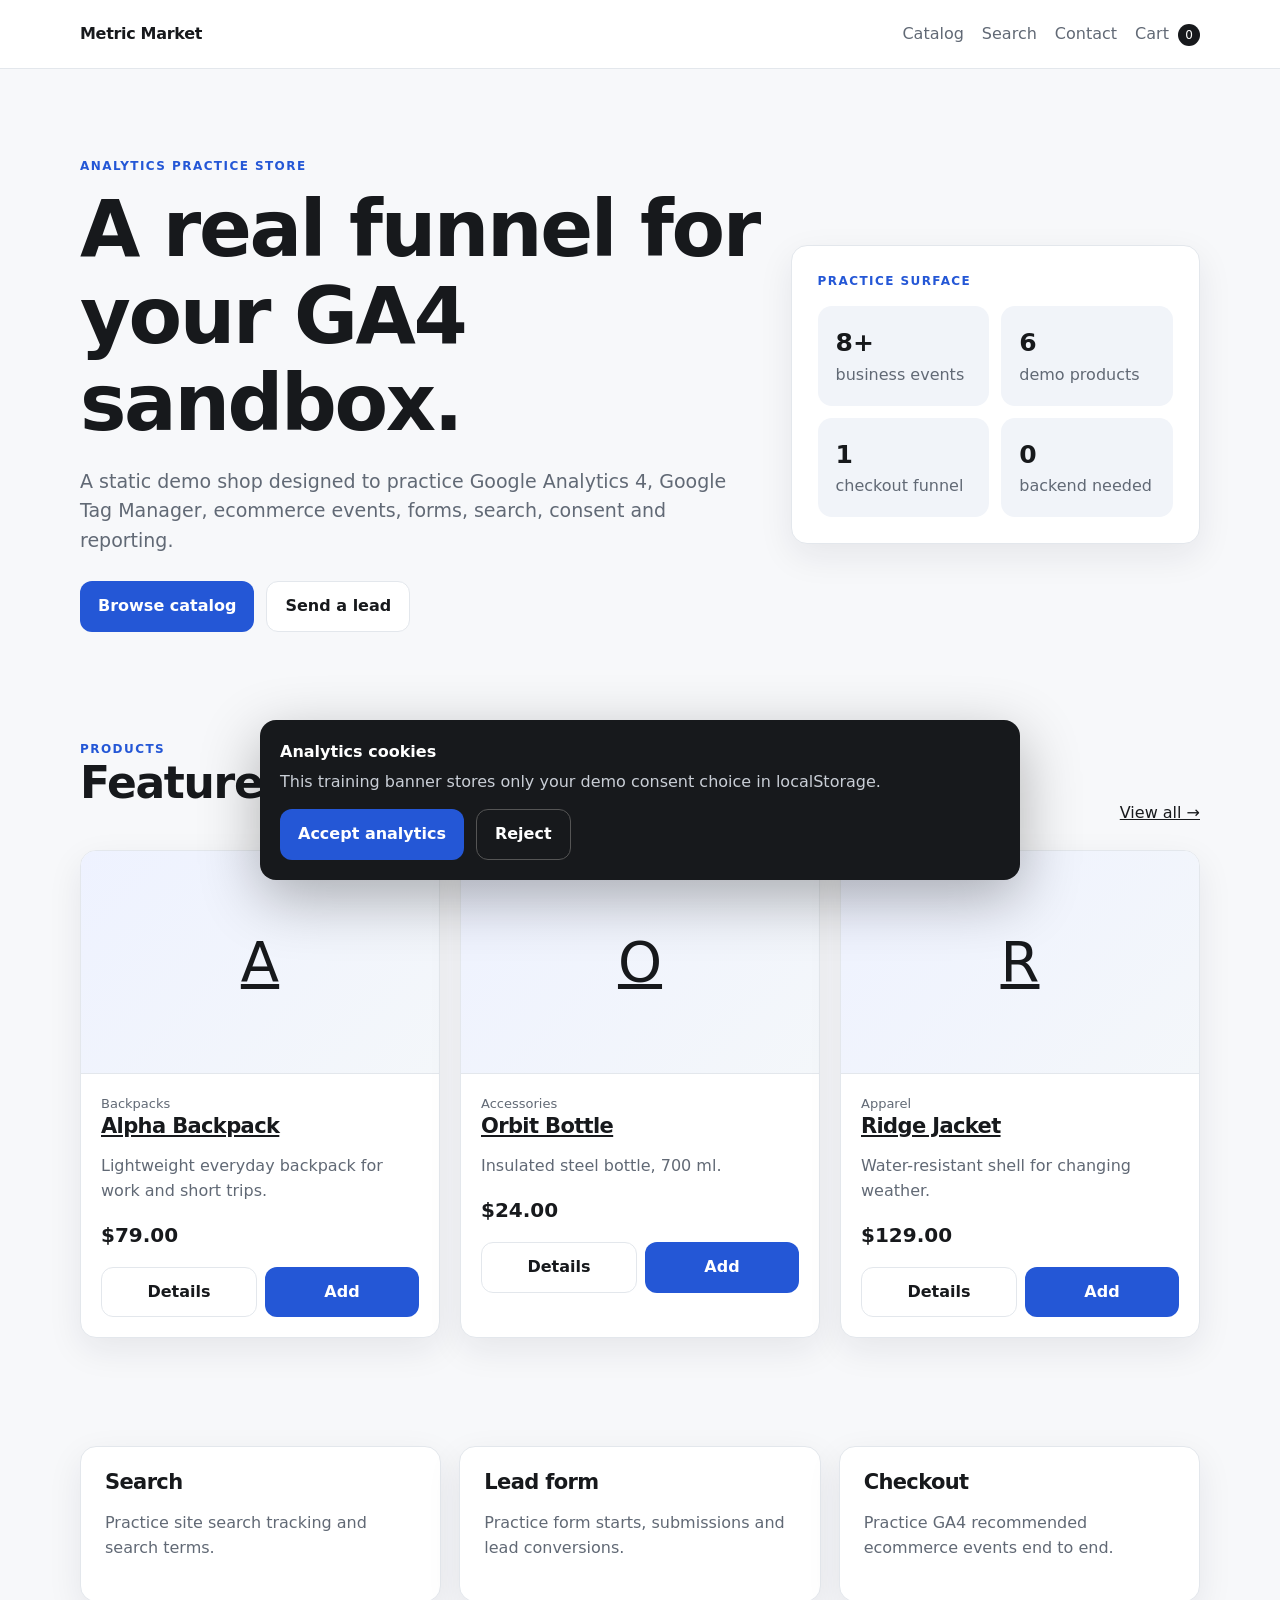
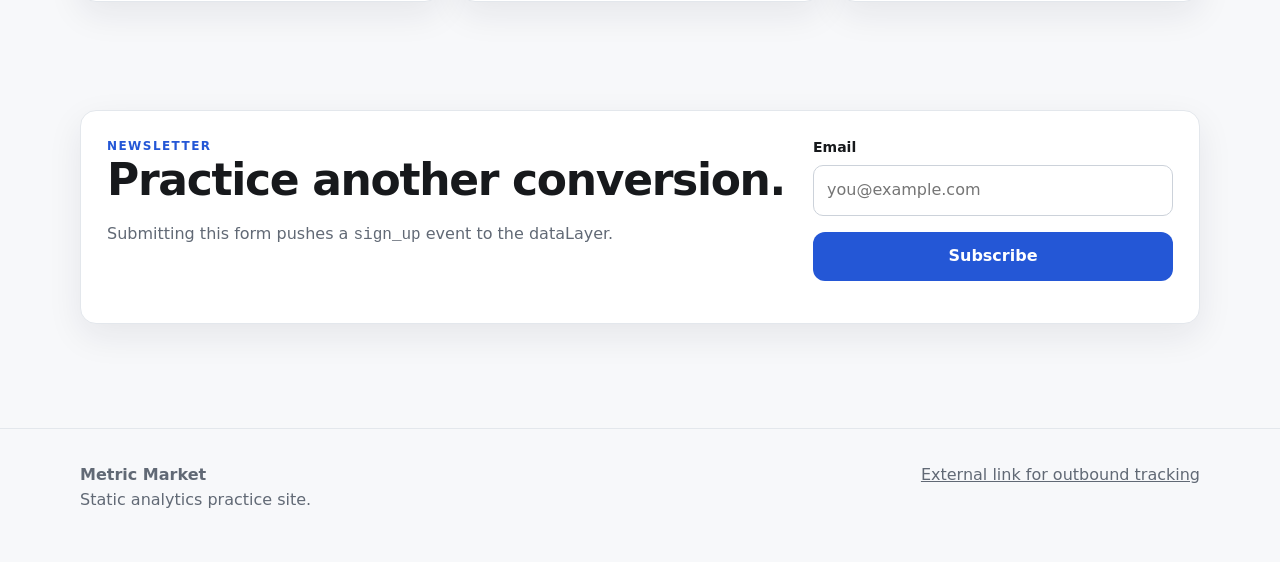
<file: index.html>
<!doctype html>
<html lang="en">
<head>
  <!-- Google Tag Manager -->
  <script>(function(w,d,s,l,i){w[l]=w[l]||[];w[l].push({'gtm.start':
  new Date().getTime(),event:'gtm.js'});var f=d.getElementsByTagName(s)[0],
  j=d.createElement(s),dl=l!='dataLayer'?'&l='+l:'';j.async=true;j.src=
  'https://www.googletagmanager.com/gtm.js?id='+i+dl;f.parentNode.insertBefore(j,f);
  })(window,document,'script','dataLayer','GTM-5Q2P8R3V');</script>
  <!-- End Google Tag Manager -->
  <meta charset="utf-8">
  <meta name="viewport" content="width=device-width,initial-scale=1">
  <meta name="description" content="GA4 and GTM practice website">
  <title>Metric Market | GA4 Practice Site</title>
  <link rel="stylesheet" href="styles.css">
</head>
<body data-page-type="home">
  <!-- Google Tag Manager (noscript) -->
  <noscript><iframe src="https://www.googletagmanager.com/ns.html?id=GTM-5Q2P8R3V"
  height="0" width="0" style="display:none;visibility:hidden"></iframe></noscript>
  <!-- End Google Tag Manager (noscript) -->


<header class="site-header">
  <div class="container nav">
    <a class="brand" href="index.html">Metric Market</a>
    <nav class="nav-links" aria-label="Main navigation">
      <a href="catalog.html">Catalog</a>
      <a href="search.html">Search</a>
      <a href="contact.html">Contact</a>
      <a href="cart.html">Cart <span class="cart-badge" data-cart-count>0</span></a>
    </nav>
  </div>
</header>

<main>
<section class="hero">
  <div class="container hero-grid">
    <div>
      <div class="eyebrow">Analytics practice store</div>
      <h1>A real funnel for your GA4 sandbox.</h1>
      <p class="lead">A static demo shop designed to practice Google Analytics 4, Google Tag Manager, ecommerce events, forms, search, consent and reporting.</p>
      <div class="actions">
        <a class="btn btn-primary" href="catalog.html" id="hero-catalog">Browse catalog</a>
        <a class="btn btn-secondary" href="contact.html" id="hero-contact">Send a lead</a>
      </div>
    </div>
    <aside class="panel">
      <div class="eyebrow">Practice surface</div>
      <div class="kpi-grid" style="margin-top:16px">
        <div class="kpi"><strong>8+</strong><span class="muted">business events</span></div>
        <div class="kpi"><strong>6</strong><span class="muted">demo products</span></div>
        <div class="kpi"><strong>1</strong><span class="muted">checkout funnel</span></div>
        <div class="kpi"><strong>0</strong><span class="muted">backend needed</span></div>
      </div>
    </aside>
  </div>
</section>

<section class="section">
  <div class="container">
    <div class="section-head">
      <div><div class="eyebrow">Products</div><h2>Featured items</h2></div>
      <a href="catalog.html">View all →</a>
    </div>
    <div class="grid" data-featured-grid></div>
  </div>
</section>

<section class="section">
  <div class="container">
    <div class="feature-grid">
      <div class="panel feature"><h3>Search</h3><p class="muted">Practice site search tracking and search terms.</p></div>
      <div class="panel feature"><h3>Lead form</h3><p class="muted">Practice form starts, submissions and lead conversions.</p></div>
      <div class="panel feature"><h3>Checkout</h3><p class="muted">Practice GA4 recommended ecommerce events end to end.</p></div>
    </div>
  </div>
</section>

<section class="section">
  <div class="container panel">
    <div class="layout-2">
      <div>
        <div class="eyebrow">Newsletter</div>
        <h2>Practice another conversion.</h2>
        <p class="muted">Submitting this form pushes a <code>sign_up</code> event to the dataLayer.</p>
      </div>
      <form class="form" data-newsletter>
        <div class="field"><label for="email-home">Email</label><input id="email-home" type="email" required placeholder="you@example.com"></div>
        <button class="btn btn-primary">Subscribe</button>
        <span class="success" data-newsletter-status></span>
      </form>
    </div>
  </div>
</section>
</main>

<footer class="footer">
  <div class="container footer-inner">
    <div><strong>Metric Market</strong><br><span>Static analytics practice site.</span></div>
    <div><a data-outbound href="https://github.com/" target="_blank" rel="noopener">External link for outbound tracking</a></div>
  </div>
</footer>
<div class="cookie" data-cookie-banner hidden>
  <strong>Analytics cookies</strong>
  <div style="margin-top:6px;color:#c9ced6">This training banner stores only your demo consent choice in localStorage.</div>
  <div class="actions">
    <button class="btn btn-primary" data-consent="accepted">Accept analytics</button>
    <button class="btn btn-secondary" data-consent="rejected">Reject</button>
  </div>
</div>
<script src="app.js"></script>

</body>
</html>
</file>
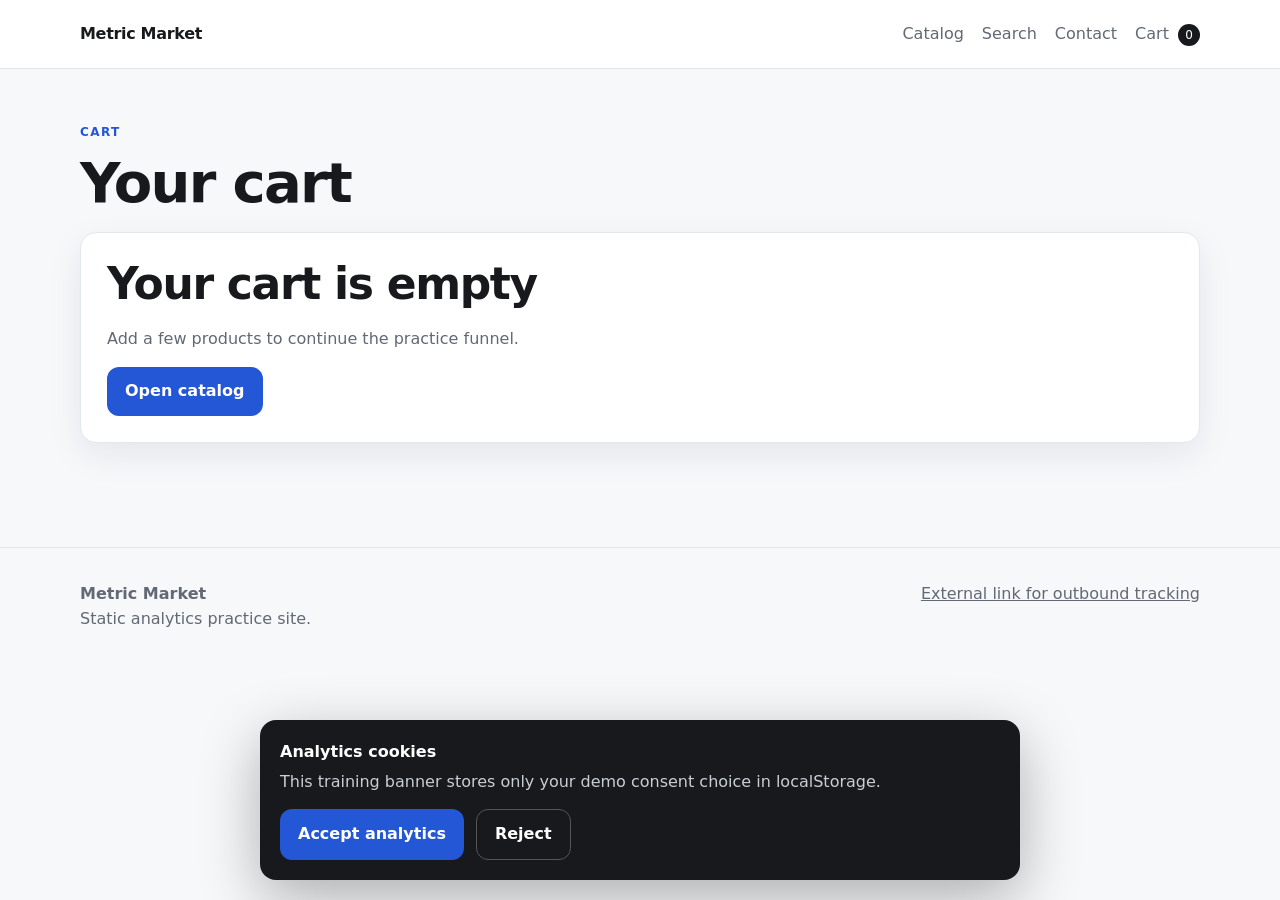
<file: cart.html>
<!doctype html>
<html lang="en">
<head>
  <!-- Google Tag Manager -->
  <script>(function(w,d,s,l,i){w[l]=w[l]||[];w[l].push({'gtm.start':
  new Date().getTime(),event:'gtm.js'});var f=d.getElementsByTagName(s)[0],
  j=d.createElement(s),dl=l!='dataLayer'?'&l='+l:'';j.async=true;j.src=
  'https://www.googletagmanager.com/gtm.js?id='+i+dl;f.parentNode.insertBefore(j,f);
  })(window,document,'script','dataLayer','GTM-5Q2P8R3V');</script>
  <!-- End Google Tag Manager -->
  <meta charset="utf-8">
  <meta name="viewport" content="width=device-width,initial-scale=1">
  <meta name="description" content="GA4 and GTM practice website">
  <title>Cart | Metric Market</title>
  <link rel="stylesheet" href="styles.css">
</head>
<body data-page-type="cart">
  <!-- Google Tag Manager (noscript) -->
  <noscript><iframe src="https://www.googletagmanager.com/ns.html?id=GTM-5Q2P8R3V"
  height="0" width="0" style="display:none;visibility:hidden"></iframe></noscript>
  <!-- End Google Tag Manager (noscript) -->

<header class="site-header">
  <div class="container nav">
    <a class="brand" href="index.html">Metric Market</a>
    <nav class="nav-links" aria-label="Main navigation">
      <a href="catalog.html">Catalog</a>
      <a href="search.html">Search</a>
      <a href="contact.html">Contact</a>
      <a href="cart.html">Cart <span class="cart-badge" data-cart-count>0</span></a>
    </nav>
  </div>
</header>

<main>
<section class="section">
  <div class="container">
    <div class="eyebrow">Cart</div>
    <h1 style="font-size:56px">Your cart</h1>
    <div data-cart></div>
  </div>
</section>
</main>

<footer class="footer">
  <div class="container footer-inner">
    <div><strong>Metric Market</strong><br><span>Static analytics practice site.</span></div>
    <div><a data-outbound href="https://github.com/" target="_blank" rel="noopener">External link for outbound tracking</a></div>
  </div>
</footer>
<div class="cookie" data-cookie-banner hidden>
  <strong>Analytics cookies</strong>
  <div style="margin-top:6px;color:#c9ced6">This training banner stores only your demo consent choice in localStorage.</div>
  <div class="actions">
    <button class="btn btn-primary" data-consent="accepted">Accept analytics</button>
    <button class="btn btn-secondary" data-consent="rejected">Reject</button>
  </div>
</div>
<script src="app.js"></script>

</body>
</html>
</file>
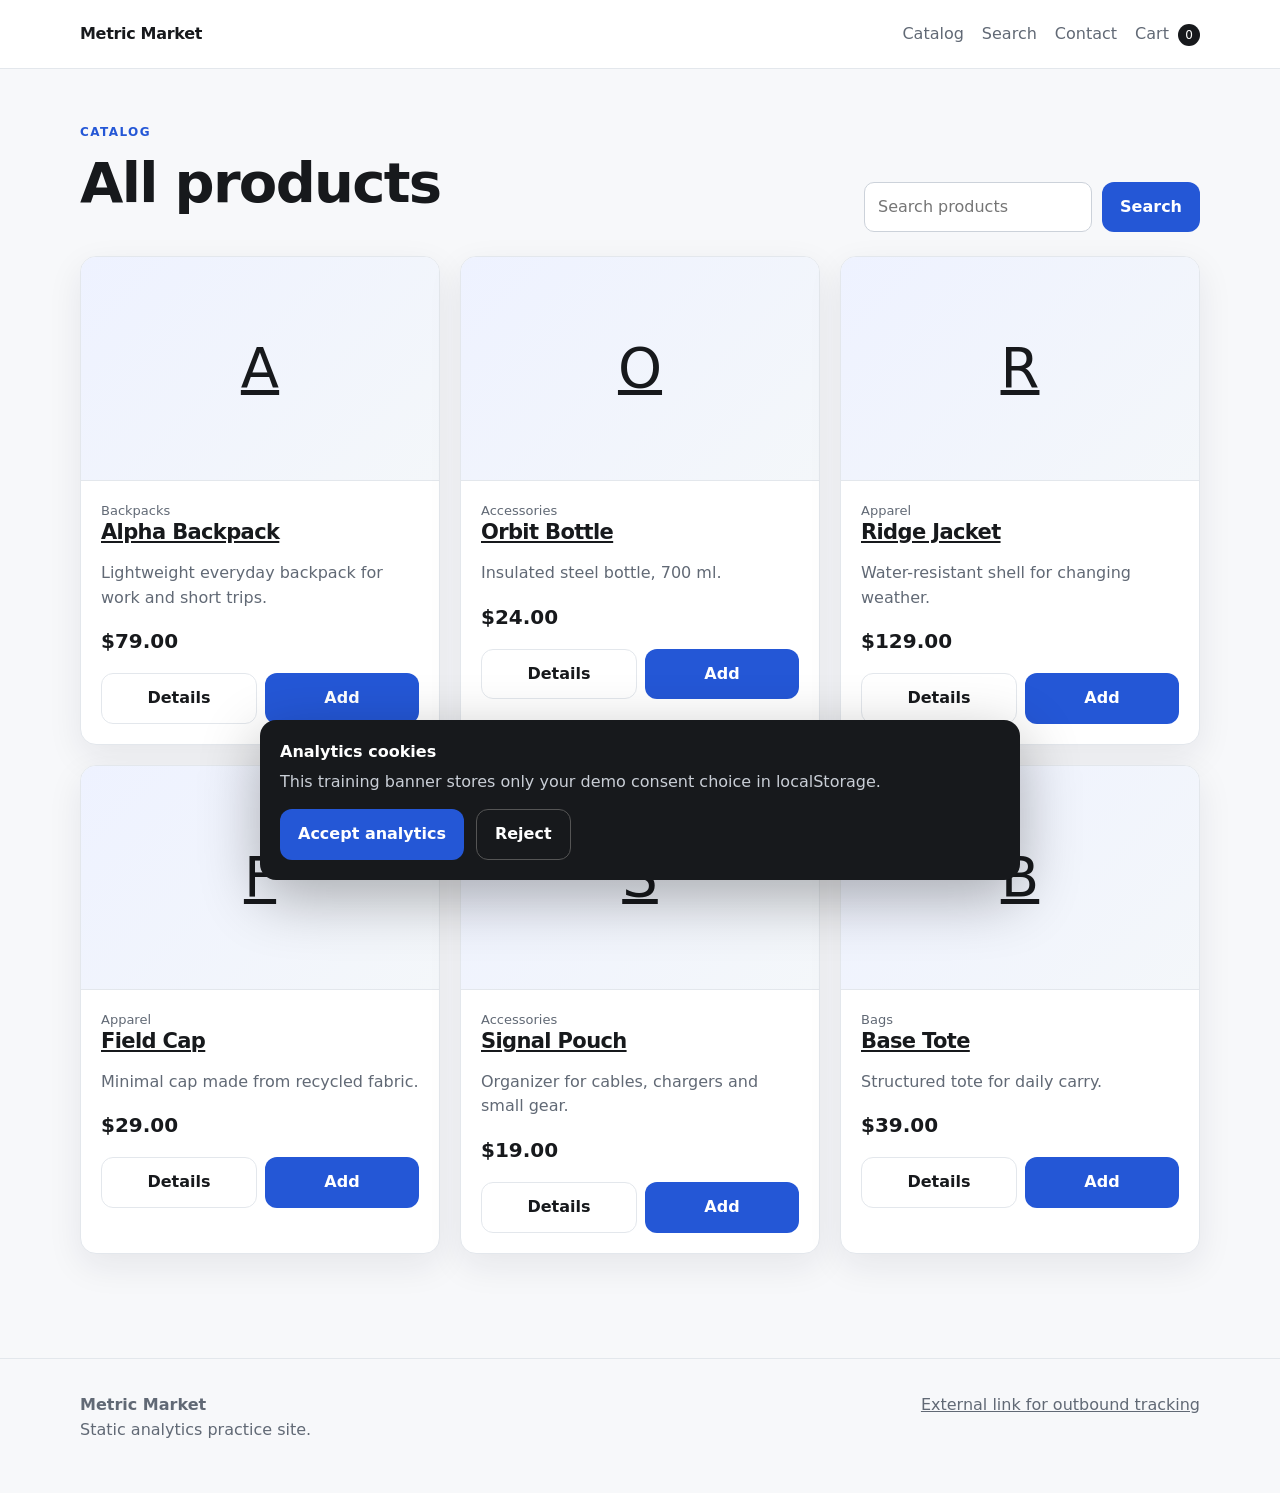
<file: catalog.html>
<!doctype html>
<html lang="en">
<head>
  <!-- Google Tag Manager -->
  <script>(function(w,d,s,l,i){w[l]=w[l]||[];w[l].push({'gtm.start':
  new Date().getTime(),event:'gtm.js'});var f=d.getElementsByTagName(s)[0],
  j=d.createElement(s),dl=l!='dataLayer'?'&l='+l:'';j.async=true;j.src=
  'https://www.googletagmanager.com/gtm.js?id='+i+dl;f.parentNode.insertBefore(j,f);
  })(window,document,'script','dataLayer','GTM-5Q2P8R3V');</script>
  <!-- End Google Tag Manager -->
  <meta charset="utf-8">
  <meta name="viewport" content="width=device-width,initial-scale=1">
  <meta name="description" content="GA4 and GTM practice website">
  <title>Catalog | Metric Market</title>
  <link rel="stylesheet" href="styles.css">
</head>
<body data-page-type="catalog">
  <!-- Google Tag Manager (noscript) -->
  <noscript><iframe src="https://www.googletagmanager.com/ns.html?id=GTM-5Q2P8R3V"
  height="0" width="0" style="display:none;visibility:hidden"></iframe></noscript>
  <!-- End Google Tag Manager (noscript) -->


<header class="site-header">
  <div class="container nav">
    <a class="brand" href="index.html">Metric Market</a>
    <nav class="nav-links" aria-label="Main navigation">
      <a href="catalog.html">Catalog</a>
      <a href="search.html">Search</a>
      <a href="contact.html">Contact</a>
      <a href="cart.html">Cart <span class="cart-badge" data-cart-count>0</span></a>
    </nav>
  </div>
</header>

<main>
<section class="section">
  <div class="container">
    <div class="section-head">
      <div><div class="eyebrow">Catalog</div><h1 style="font-size:56px">All products</h1></div>
      <form action="search.html" method="get" class="search-box">
        <input name="q" aria-label="Search products" placeholder="Search products">
        <button class="btn btn-primary">Search</button>
      </form>
    </div>
    <div class="grid" data-product-grid></div>
  </div>
</section>
</main>

<footer class="footer">
  <div class="container footer-inner">
    <div><strong>Metric Market</strong><br><span>Static analytics practice site.</span></div>
    <div><a data-outbound href="https://github.com/" target="_blank" rel="noopener">External link for outbound tracking</a></div>
  </div>
</footer>
<div class="cookie" data-cookie-banner hidden>
  <strong>Analytics cookies</strong>
  <div style="margin-top:6px;color:#c9ced6">This training banner stores only your demo consent choice in localStorage.</div>
  <div class="actions">
    <button class="btn btn-primary" data-consent="accepted">Accept analytics</button>
    <button class="btn btn-secondary" data-consent="rejected">Reject</button>
  </div>
</div>
<script src="app.js"></script>

</body>
</html>
</file>
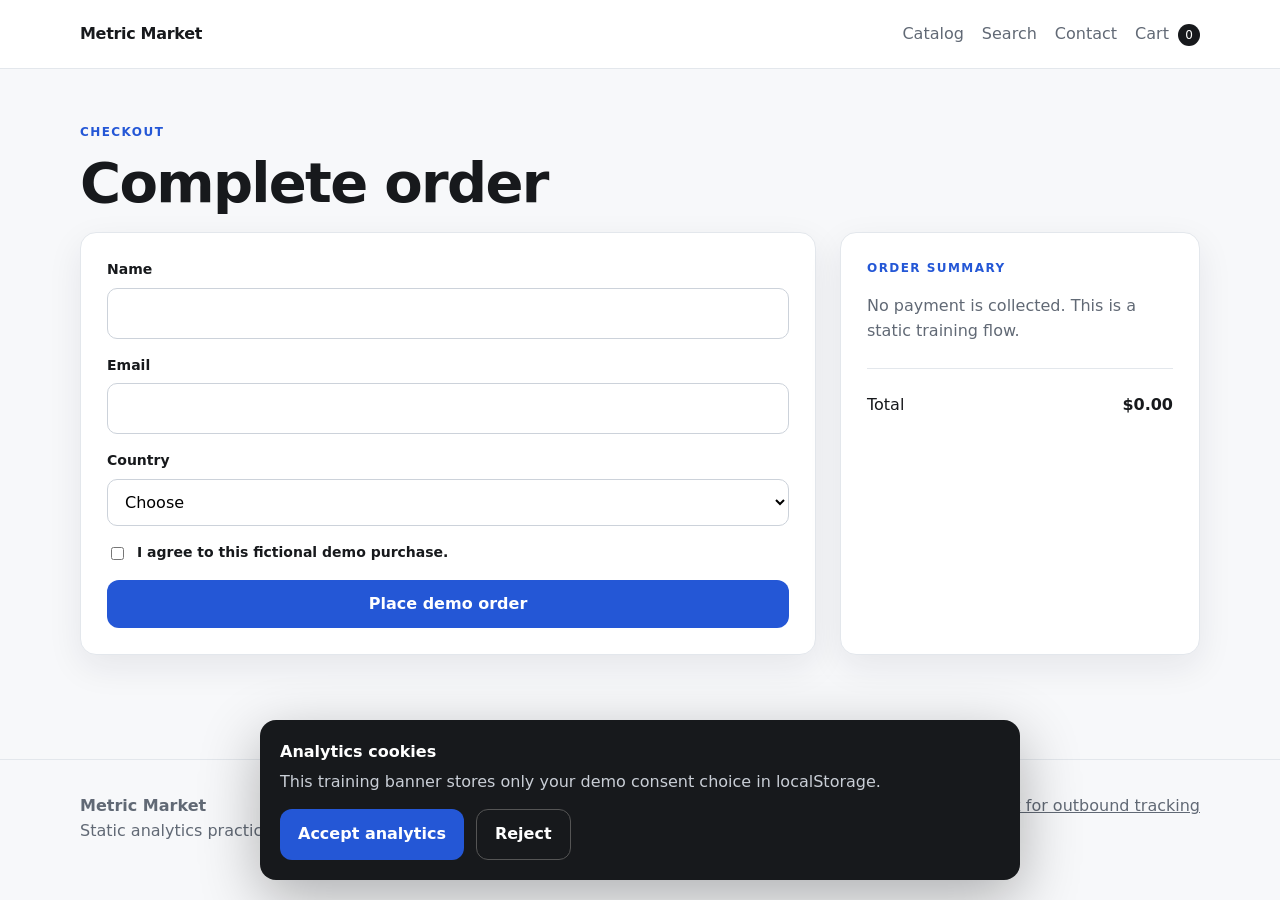
<file: checkout.html>
<!doctype html>
<html lang="en">
<head>
  <!-- Google Tag Manager -->
  <script>(function(w,d,s,l,i){w[l]=w[l]||[];w[l].push({'gtm.start':
  new Date().getTime(),event:'gtm.js'});var f=d.getElementsByTagName(s)[0],
  j=d.createElement(s),dl=l!='dataLayer'?'&l='+l:'';j.async=true;j.src=
  'https://www.googletagmanager.com/gtm.js?id='+i+dl;f.parentNode.insertBefore(j,f);
  })(window,document,'script','dataLayer','GTM-5Q2P8R3V');</script>
  <!-- End Google Tag Manager -->
  <meta charset="utf-8">
  <meta name="viewport" content="width=device-width,initial-scale=1">
  <meta name="description" content="GA4 and GTM practice website">
  <title>Checkout | Metric Market</title>
  <link rel="stylesheet" href="styles.css">
</head>
<body data-page-type="checkout">
  <!-- Google Tag Manager (noscript) -->
  <noscript><iframe src="https://www.googletagmanager.com/ns.html?id=GTM-5Q2P8R3V"
  height="0" width="0" style="display:none;visibility:hidden"></iframe></noscript>
  <!-- End Google Tag Manager (noscript) -->

<header class="site-header">
  <div class="container nav">
    <a class="brand" href="index.html">Metric Market</a>
    <nav class="nav-links" aria-label="Main navigation">
      <a href="catalog.html">Catalog</a>
      <a href="search.html">Search</a>
      <a href="contact.html">Contact</a>
      <a href="cart.html">Cart <span class="cart-badge" data-cart-count>0</span></a>
    </nav>
  </div>
</header>

<main>
<section class="section">
  <div class="container">
    <div class="eyebrow">Checkout</div>
    <h1 style="font-size:56px">Complete order</h1>
    <div class="layout-2">
      <form class="panel form" data-checkout-form>
        <div class="field"><label for="name">Name</label><input id="name" name="name" autocomplete="name" required></div>
        <div class="field"><label for="email">Email</label><input id="email" name="email" type="email" autocomplete="email" required></div>
        <div class="field"><label for="country">Country</label>
          <select id="country" name="country" required>
            <option value="">Choose</option><option>Germany</option><option>Poland</option><option>United Kingdom</option><option>Other</option>
          </select>
        </div>
        <label style="display:flex;gap:10px;align-items:start"><input type="checkbox" name="terms" required style="width:auto;margin-top:5px"> I agree to this fictional demo purchase.</label>
        <button class="btn btn-primary">Place demo order</button>
      </form>
      <aside class="panel">
        <div class="eyebrow">Order summary</div>
        <p class="muted">No payment is collected. This is a static training flow.</p>
        <hr>
        <div style="display:flex;justify-content:space-between"><span>Total</span><strong data-checkout-total>$0.00</strong></div>
      </aside>
    </div>
  </div>
</section>
</main>

<footer class="footer">
  <div class="container footer-inner">
    <div><strong>Metric Market</strong><br><span>Static analytics practice site.</span></div>
    <div><a data-outbound href="https://github.com/" target="_blank" rel="noopener">External link for outbound tracking</a></div>
  </div>
</footer>
<div class="cookie" data-cookie-banner hidden>
  <strong>Analytics cookies</strong>
  <div style="margin-top:6px;color:#c9ced6">This training banner stores only your demo consent choice in localStorage.</div>
  <div class="actions">
    <button class="btn btn-primary" data-consent="accepted">Accept analytics</button>
    <button class="btn btn-secondary" data-consent="rejected">Reject</button>
  </div>
</div>
<script src="app.js"></script>

</body>
</html>
</file>
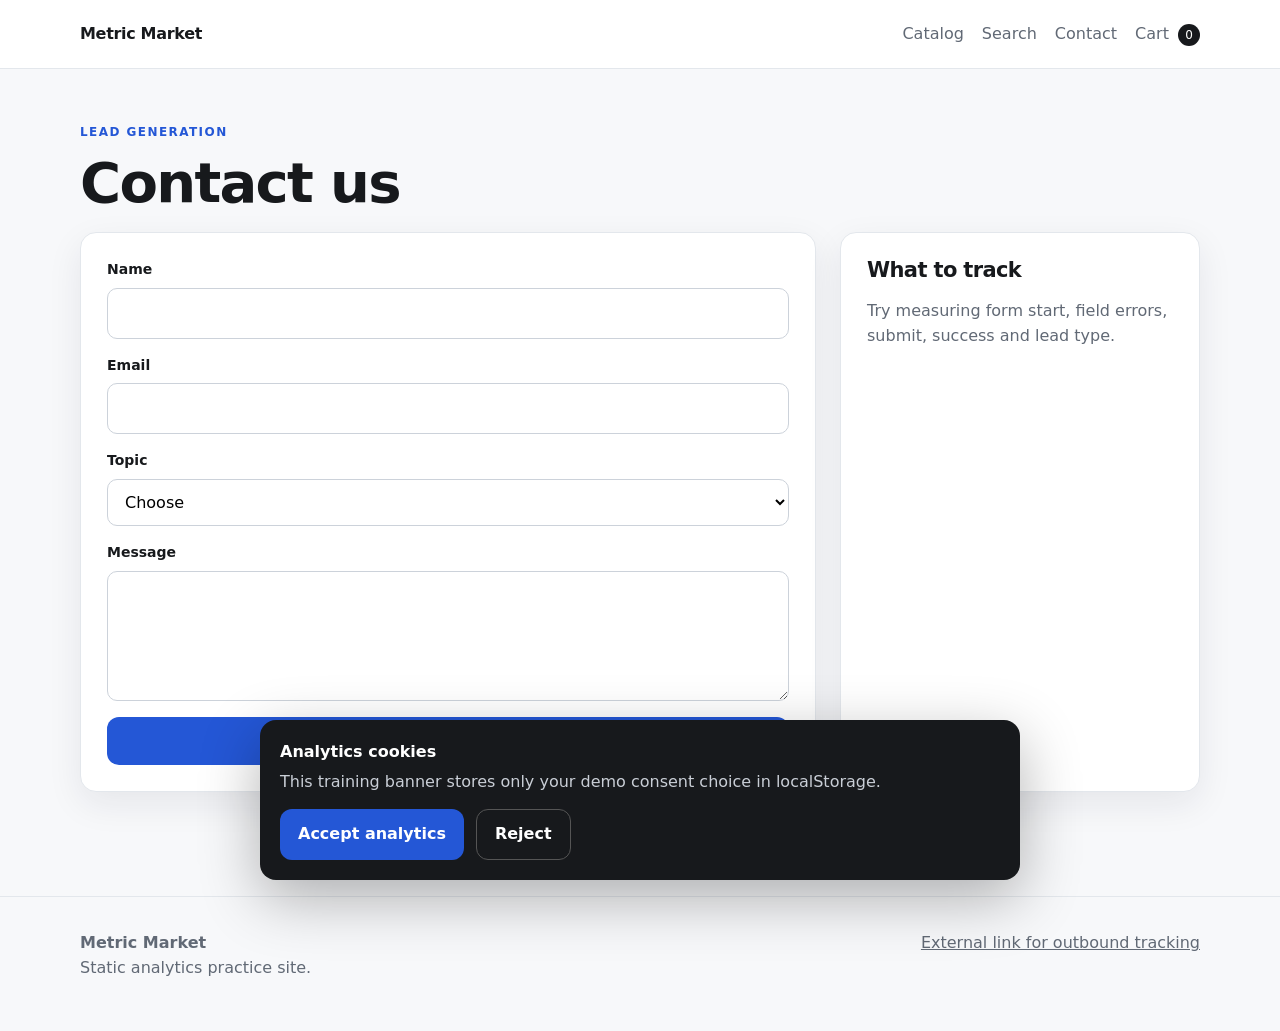
<file: contact.html>
<!doctype html>
<html lang="en">
<head>
  <!-- Google Tag Manager -->
  <script>(function(w,d,s,l,i){w[l]=w[l]||[];w[l].push({'gtm.start':
  new Date().getTime(),event:'gtm.js'});var f=d.getElementsByTagName(s)[0],
  j=d.createElement(s),dl=l!='dataLayer'?'&l='+l:'';j.async=true;j.src=
  'https://www.googletagmanager.com/gtm.js?id='+i+dl;f.parentNode.insertBefore(j,f);
  })(window,document,'script','dataLayer','GTM-5Q2P8R3V');</script>
  <!-- End Google Tag Manager -->
  <meta charset="utf-8">
  <meta name="viewport" content="width=device-width,initial-scale=1">
  <meta name="description" content="GA4 and GTM practice website">
  <title>Contact | Metric Market</title>
  <link rel="stylesheet" href="styles.css">
</head>
<body data-page-type="contact">
  <!-- Google Tag Manager (noscript) -->
  <noscript><iframe src="https://www.googletagmanager.com/ns.html?id=GTM-5Q2P8R3V"
  height="0" width="0" style="display:none;visibility:hidden"></iframe></noscript>
  <!-- End Google Tag Manager (noscript) -->

<header class="site-header">
  <div class="container nav">
    <a class="brand" href="index.html">Metric Market</a>
    <nav class="nav-links" aria-label="Main navigation">
      <a href="catalog.html">Catalog</a>
      <a href="search.html">Search</a>
      <a href="contact.html">Contact</a>
      <a href="cart.html">Cart <span class="cart-badge" data-cart-count>0</span></a>
    </nav>
  </div>
</header>

<main>
<section class="section">
  <div class="container">
    <div class="eyebrow">Lead generation</div>
    <h1 style="font-size:56px">Contact us</h1>
    <div class="layout-2">
      <form class="panel form" data-lead-form>
        <div class="field"><label for="contact-name">Name</label><input id="contact-name" name="name" required></div>
        <div class="field"><label for="contact-email">Email</label><input id="contact-email" name="email" type="email" required></div>
        <div class="field"><label for="topic">Topic</label>
          <select id="topic" name="topic" required>
            <option value="">Choose</option>
            <option value="sales">Sales question</option>
            <option value="support">Support</option>
            <option value="partnership">Partnership</option>
          </select>
        </div>
        <div class="field"><label for="message">Message</label><textarea id="message" name="message" required></textarea></div>
        <button class="btn btn-primary">Send request</button>
        <div class="notice success" data-form-success hidden>Request submitted. Check the dataLayer in DevTools.</div>
      </form>
      <aside class="panel">
        <h3>What to track</h3>
        <p class="muted">Try measuring form start, field errors, submit, success and lead type.</p>
      </aside>
    </div>
  </div>
</section>
</main>

<footer class="footer">
  <div class="container footer-inner">
    <div><strong>Metric Market</strong><br><span>Static analytics practice site.</span></div>
    <div><a data-outbound href="https://github.com/" target="_blank" rel="noopener">External link for outbound tracking</a></div>
  </div>
</footer>
<div class="cookie" data-cookie-banner hidden>
  <strong>Analytics cookies</strong>
  <div style="margin-top:6px;color:#c9ced6">This training banner stores only your demo consent choice in localStorage.</div>
  <div class="actions">
    <button class="btn btn-primary" data-consent="accepted">Accept analytics</button>
    <button class="btn btn-secondary" data-consent="rejected">Reject</button>
  </div>
</div>
<script src="app.js"></script>

</body>
</html>
</file>
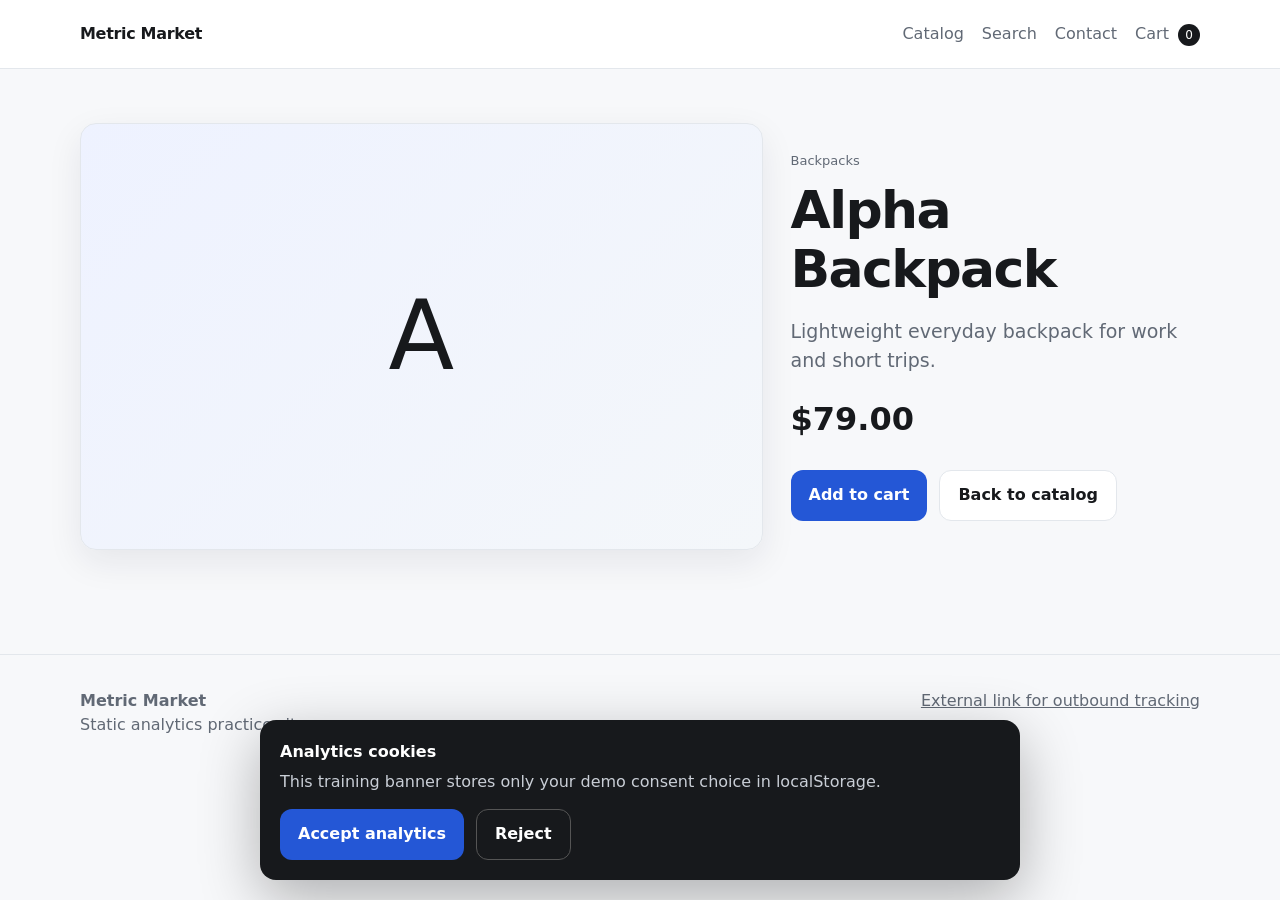
<file: product.html>
<!doctype html>
<html lang="en">
<head>
  <!-- Google Tag Manager -->
  <script>(function(w,d,s,l,i){w[l]=w[l]||[];w[l].push({'gtm.start':
  new Date().getTime(),event:'gtm.js'});var f=d.getElementsByTagName(s)[0],
  j=d.createElement(s),dl=l!='dataLayer'?'&l='+l:'';j.async=true;j.src=
  'https://www.googletagmanager.com/gtm.js?id='+i+dl;f.parentNode.insertBefore(j,f);
  })(window,document,'script','dataLayer','GTM-5Q2P8R3V');</script>
  <!-- End Google Tag Manager -->
  <meta charset="utf-8">
  <meta name="viewport" content="width=device-width,initial-scale=1">
  <meta name="description" content="GA4 and GTM practice website">
  <title>Product | Metric Market</title>
  <link rel="stylesheet" href="styles.css">
</head>
<body data-page-type="product">
  <!-- Google Tag Manager (noscript) -->
  <noscript><iframe src="https://www.googletagmanager.com/ns.html?id=GTM-5Q2P8R3V"
  height="0" width="0" style="display:none;visibility:hidden"></iframe></noscript>
  <!-- End Google Tag Manager (noscript) -->

<header class="site-header">
  <div class="container nav">
    <a class="brand" href="index.html">Metric Market</a>
    <nav class="nav-links" aria-label="Main navigation">
      <a href="catalog.html">Catalog</a>
      <a href="search.html">Search</a>
      <a href="contact.html">Contact</a>
      <a href="cart.html">Cart <span class="cart-badge" data-cart-count>0</span></a>
    </nav>
  </div>
</header>

<main>
<section class="section">
  <div class="container">
    <div class="hero-grid" data-product-detail></div>
  </div>
</section>
</main>

<footer class="footer">
  <div class="container footer-inner">
    <div><strong>Metric Market</strong><br><span>Static analytics practice site.</span></div>
    <div><a data-outbound href="https://github.com/" target="_blank" rel="noopener">External link for outbound tracking</a></div>
  </div>
</footer>
<div class="cookie" data-cookie-banner hidden>
  <strong>Analytics cookies</strong>
  <div style="margin-top:6px;color:#c9ced6">This training banner stores only your demo consent choice in localStorage.</div>
  <div class="actions">
    <button class="btn btn-primary" data-consent="accepted">Accept analytics</button>
    <button class="btn btn-secondary" data-consent="rejected">Reject</button>
  </div>
</div>
<script src="app.js"></script>

</body>
</html>
</file>
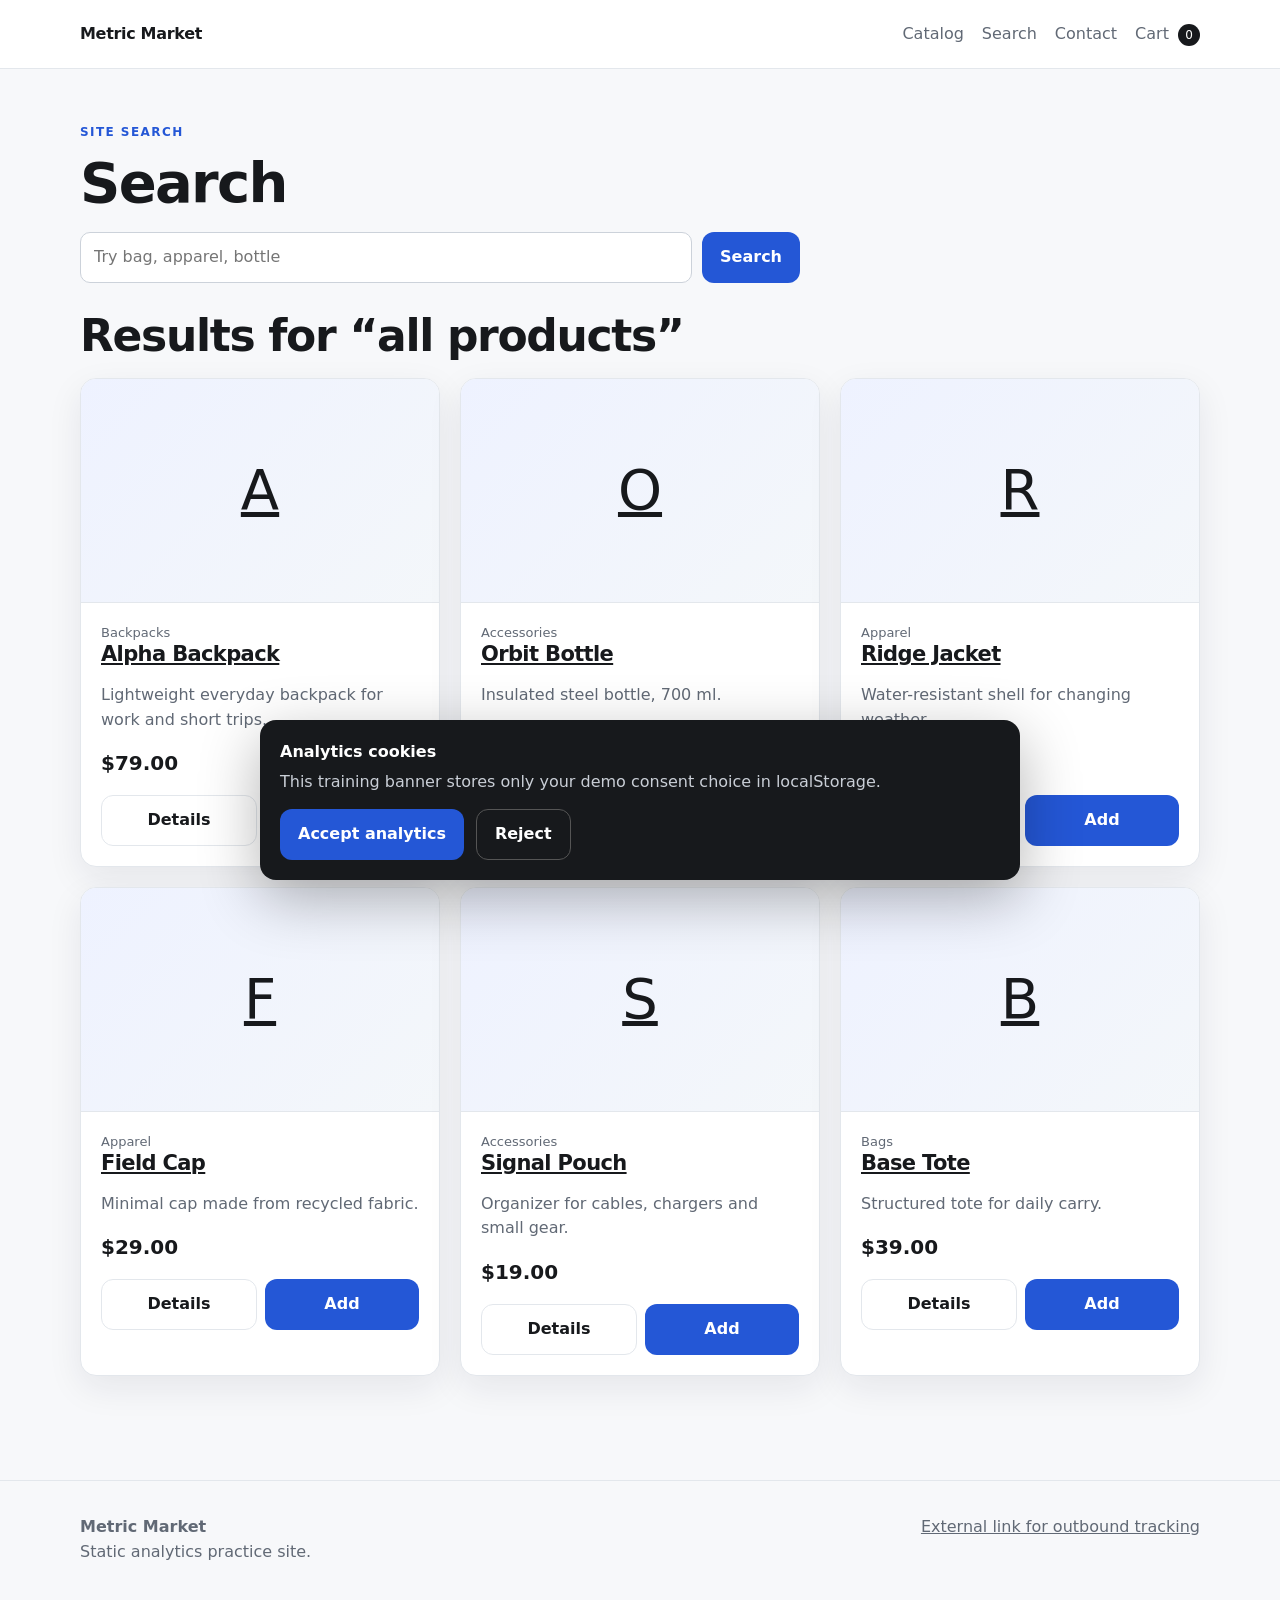
<file: search.html>
<!doctype html>
<html lang="en">
<head>
  <!-- Google Tag Manager -->
  <script>(function(w,d,s,l,i){w[l]=w[l]||[];w[l].push({'gtm.start':
  new Date().getTime(),event:'gtm.js'});var f=d.getElementsByTagName(s)[0],
  j=d.createElement(s),dl=l!='dataLayer'?'&l='+l:'';j.async=true;j.src=
  'https://www.googletagmanager.com/gtm.js?id='+i+dl;f.parentNode.insertBefore(j,f);
  })(window,document,'script','dataLayer','GTM-5Q2P8R3V');</script>
  <!-- End Google Tag Manager -->
  <meta charset="utf-8">
  <meta name="viewport" content="width=device-width,initial-scale=1">
  <meta name="description" content="GA4 and GTM practice website">
  <title>Search | Metric Market</title>
  <link rel="stylesheet" href="styles.css">
</head>
<body data-page-type="search">
  <!-- Google Tag Manager (noscript) -->
  <noscript><iframe src="https://www.googletagmanager.com/ns.html?id=GTM-5Q2P8R3V"
  height="0" width="0" style="display:none;visibility:hidden"></iframe></noscript>
  <!-- End Google Tag Manager (noscript) -->

<header class="site-header">
  <div class="container nav">
    <a class="brand" href="index.html">Metric Market</a>
    <nav class="nav-links" aria-label="Main navigation">
      <a href="catalog.html">Catalog</a>
      <a href="search.html">Search</a>
      <a href="contact.html">Contact</a>
      <a href="cart.html">Cart <span class="cart-badge" data-cart-count>0</span></a>
    </nav>
  </div>
</header>

<main>
<section class="section">
  <div class="container">
    <div class="eyebrow">Site search</div>
    <h1 style="font-size:56px">Search</h1>
    <form action="search.html" method="get" class="search-box" style="max-width:720px;margin-bottom:28px">
      <input name="q" aria-label="Search products" placeholder="Try bag, apparel, bottle">
      <button class="btn btn-primary">Search</button>
    </form>
    <h2>Results for “<span data-search-term>all products</span>”</h2>
    <div class="grid" data-search-results></div>
  </div>
</section>
</main>

<footer class="footer">
  <div class="container footer-inner">
    <div><strong>Metric Market</strong><br><span>Static analytics practice site.</span></div>
    <div><a data-outbound href="https://github.com/" target="_blank" rel="noopener">External link for outbound tracking</a></div>
  </div>
</footer>
<div class="cookie" data-cookie-banner hidden>
  <strong>Analytics cookies</strong>
  <div style="margin-top:6px;color:#c9ced6">This training banner stores only your demo consent choice in localStorage.</div>
  <div class="actions">
    <button class="btn btn-primary" data-consent="accepted">Accept analytics</button>
    <button class="btn btn-secondary" data-consent="rejected">Reject</button>
  </div>
</div>
<script src="app.js"></script>

</body>
</html>
</file>
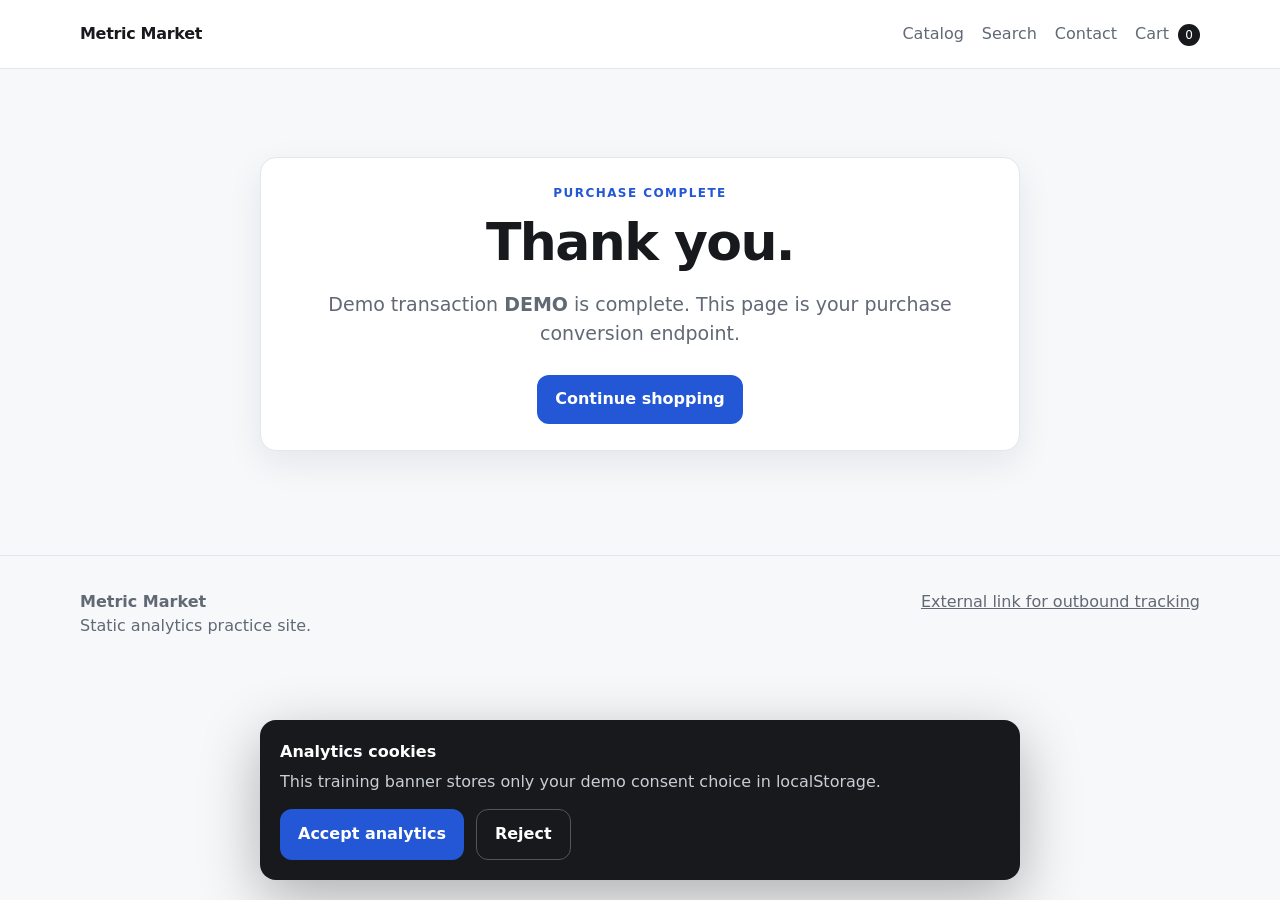
<file: thank-you.html>
<!doctype html>
<html lang="en">
<head>
  <!-- Google Tag Manager -->
  <script>(function(w,d,s,l,i){w[l]=w[l]||[];w[l].push({'gtm.start':
  new Date().getTime(),event:'gtm.js'});var f=d.getElementsByTagName(s)[0],
  j=d.createElement(s),dl=l!='dataLayer'?'&l='+l:'';j.async=true;j.src=
  'https://www.googletagmanager.com/gtm.js?id='+i+dl;f.parentNode.insertBefore(j,f);
  })(window,document,'script','dataLayer','GTM-5Q2P8R3V');</script>
  <!-- End Google Tag Manager -->
  <meta charset="utf-8">
  <meta name="viewport" content="width=device-width,initial-scale=1">
  <meta name="description" content="GA4 and GTM practice website">
  <title>Thank You | Metric Market</title>
  <link rel="stylesheet" href="styles.css">
</head>
<body data-page-type="purchase_confirmation">
  <!-- Google Tag Manager (noscript) -->
  <noscript><iframe src="https://www.googletagmanager.com/ns.html?id=GTM-5Q2P8R3V"
  height="0" width="0" style="display:none;visibility:hidden"></iframe></noscript>
  <!-- End Google Tag Manager (noscript) -->

<header class="site-header">
  <div class="container nav">
    <a class="brand" href="index.html">Metric Market</a>
    <nav class="nav-links" aria-label="Main navigation">
      <a href="catalog.html">Catalog</a>
      <a href="search.html">Search</a>
      <a href="contact.html">Contact</a>
      <a href="cart.html">Cart <span class="cart-badge" data-cart-count>0</span></a>
    </nav>
  </div>
</header>

<main>
<section class="hero">
  <div class="container">
    <div class="panel" style="max-width:760px;margin:auto;text-align:center">
      <div class="eyebrow">Purchase complete</div>
      <h1 style="font-size:52px">Thank you.</h1>
      <p class="lead" style="margin-left:auto;margin-right:auto">Demo transaction <strong data-order-id>DEMO</strong> is complete. This page is your purchase conversion endpoint.</p>
      <div class="actions" style="justify-content:center"><a class="btn btn-primary" href="catalog.html">Continue shopping</a></div>
    </div>
  </div>
</section>
</main>

<footer class="footer">
  <div class="container footer-inner">
    <div><strong>Metric Market</strong><br><span>Static analytics practice site.</span></div>
    <div><a data-outbound href="https://github.com/" target="_blank" rel="noopener">External link for outbound tracking</a></div>
  </div>
</footer>
<div class="cookie" data-cookie-banner hidden>
  <strong>Analytics cookies</strong>
  <div style="margin-top:6px;color:#c9ced6">This training banner stores only your demo consent choice in localStorage.</div>
  <div class="actions">
    <button class="btn btn-primary" data-consent="accepted">Accept analytics</button>
    <button class="btn btn-secondary" data-consent="rejected">Reject</button>
  </div>
</div>
<script src="app.js"></script>

</body>
</html>
</file>
<file: styles.css>
:root{
  --bg:#f7f8fa;
  --surface:#ffffff;
  --text:#17191c;
  --muted:#616975;
  --line:#e3e7ec;
  --accent:#2457d6;
  --accent-dark:#173d9d;
  --success:#147a4b;
  --danger:#a33a3a;
  --radius:16px;
  --shadow:0 12px 35px rgba(20,30,55,.08);
  font-family: Inter, ui-sans-serif, system-ui, -apple-system, BlinkMacSystemFont, "Segoe UI", sans-serif;
}
*{box-sizing:border-box}
html{scroll-behavior:smooth}
body{margin:0;background:var(--bg);color:var(--text);line-height:1.55}
a{color:inherit}
img{max-width:100%;display:block}
button,input,select,textarea{font:inherit}
button{cursor:pointer}
.container{width:min(1120px,calc(100% - 32px));margin:auto}
.site-header{position:sticky;top:0;z-index:20;background:rgba(255,255,255,.94);backdrop-filter:blur(14px);border-bottom:1px solid var(--line)}
.nav{display:flex;align-items:center;gap:22px;min-height:68px}
.brand{font-weight:800;text-decoration:none;letter-spacing:-.02em}
.nav-links{display:flex;gap:18px;align-items:center;margin-left:auto}
.nav-links a{text-decoration:none;color:var(--muted)}
.nav-links a:hover{color:var(--text)}
.cart-badge{display:inline-flex;min-width:22px;height:22px;padding:0 7px;align-items:center;justify-content:center;border-radius:999px;background:var(--text);color:white;font-size:12px;margin-left:4px}
.hero{padding:88px 0 54px}
.hero-grid{display:grid;grid-template-columns:1.25fr .75fr;gap:28px;align-items:center}
.eyebrow{text-transform:uppercase;letter-spacing:.12em;font-weight:700;font-size:12px;color:var(--accent)}
h1,h2,h3{line-height:1.12;letter-spacing:-.03em}
h1{font-size:clamp(42px,7vw,78px);margin:10px 0 18px}
h2{font-size:clamp(28px,4vw,44px);margin:0 0 18px}
h3{font-size:21px;margin:0 0 8px}
.lead{font-size:19px;color:var(--muted);max-width:720px}
.actions{display:flex;gap:12px;flex-wrap:wrap;margin-top:26px}
.btn{border:0;border-radius:12px;padding:12px 18px;text-decoration:none;display:inline-flex;align-items:center;justify-content:center;font-weight:700}
.btn-primary{background:var(--accent);color:white}
.btn-primary:hover{background:var(--accent-dark)}
.btn-secondary{background:white;border:1px solid var(--line)}
.btn-danger{background:#fff0f0;color:var(--danger);border:1px solid #f0caca}
.panel,.card{background:var(--surface);border:1px solid var(--line);border-radius:var(--radius);box-shadow:var(--shadow)}
.panel{padding:26px}
.kpi-grid{display:grid;grid-template-columns:repeat(2,1fr);gap:12px}
.kpi{padding:18px;border-radius:14px;background:#f1f4f9}
.kpi strong{font-size:25px;display:block}
.section{padding:54px 0}
.section-head{display:flex;justify-content:space-between;align-items:end;gap:20px;margin-bottom:24px}
.muted{color:var(--muted)}
.grid{display:grid;grid-template-columns:repeat(3,1fr);gap:20px}
.product-card{overflow:hidden}
.product-visual{aspect-ratio:16/10;display:flex;align-items:center;justify-content:center;background:linear-gradient(135deg,#eef2ff,#f4f7fa);font-size:56px;border-bottom:1px solid var(--line)}
.card-body{padding:20px}
.price{font-weight:800;font-size:20px}
.meta{font-size:13px;color:var(--muted)}
.card-actions{display:flex;gap:8px;margin-top:16px}
.card-actions .btn{flex:1}
.feature-grid{display:grid;grid-template-columns:repeat(3,1fr);gap:18px}
.feature{padding:24px}
.search-box{display:flex;gap:10px}
.search-box input{flex:1}
.form{display:grid;gap:16px}
.field{display:grid;gap:7px}
label{font-weight:700;font-size:14px}
input,select,textarea{width:100%;padding:12px 13px;border:1px solid #ccd2da;border-radius:10px;background:white}
textarea{min-height:130px;resize:vertical}
.notice{padding:14px 16px;border-radius:12px;background:#eef4ff;border:1px solid #d5e2ff}
.layout-2{display:grid;grid-template-columns:1fr 360px;gap:24px}
.cart-row{display:grid;grid-template-columns:1fr auto auto;gap:16px;align-items:center;padding:18px 0;border-bottom:1px solid var(--line)}
.cart-row:last-child{border-bottom:0}
.qty{width:80px}
.total{font-size:28px;font-weight:800}
.footer{border-top:1px solid var(--line);padding:34px 0 50px;margin-top:50px;color:var(--muted)}
.footer-inner{display:flex;justify-content:space-between;gap:20px;flex-wrap:wrap}
.cookie{position:fixed;z-index:30;left:20px;right:20px;bottom:20px;max-width:760px;margin:auto;background:#17191c;color:white;border-radius:16px;padding:20px;box-shadow:0 18px 60px rgba(0,0,0,.3)}
.cookie[hidden]{display:none}
.cookie .actions{margin-top:14px}
.cookie .btn-secondary{background:transparent;color:white;border-color:#555}
.tag{display:inline-block;border:1px solid var(--line);background:#fafafa;border-radius:999px;padding:4px 9px;font-size:12px;color:var(--muted)}
.success{color:var(--success)}
hr{border:0;border-top:1px solid var(--line);margin:24px 0}
pre{overflow:auto;background:#16181d;color:#f4f4f4;padding:16px;border-radius:12px}
code{font-family:ui-monospace,SFMono-Regular,Menlo,monospace}
@media(max-width:820px){
  .hero-grid,.layout-2,.grid,.feature-grid{grid-template-columns:1fr}
  .nav{flex-wrap:wrap;padding:12px 0}
  .nav-links{width:100%;margin-left:0;overflow:auto;padding-bottom:3px}
  .hero{padding-top:50px}
  .section-head{align-items:start;flex-direction:column}
}
</file>
